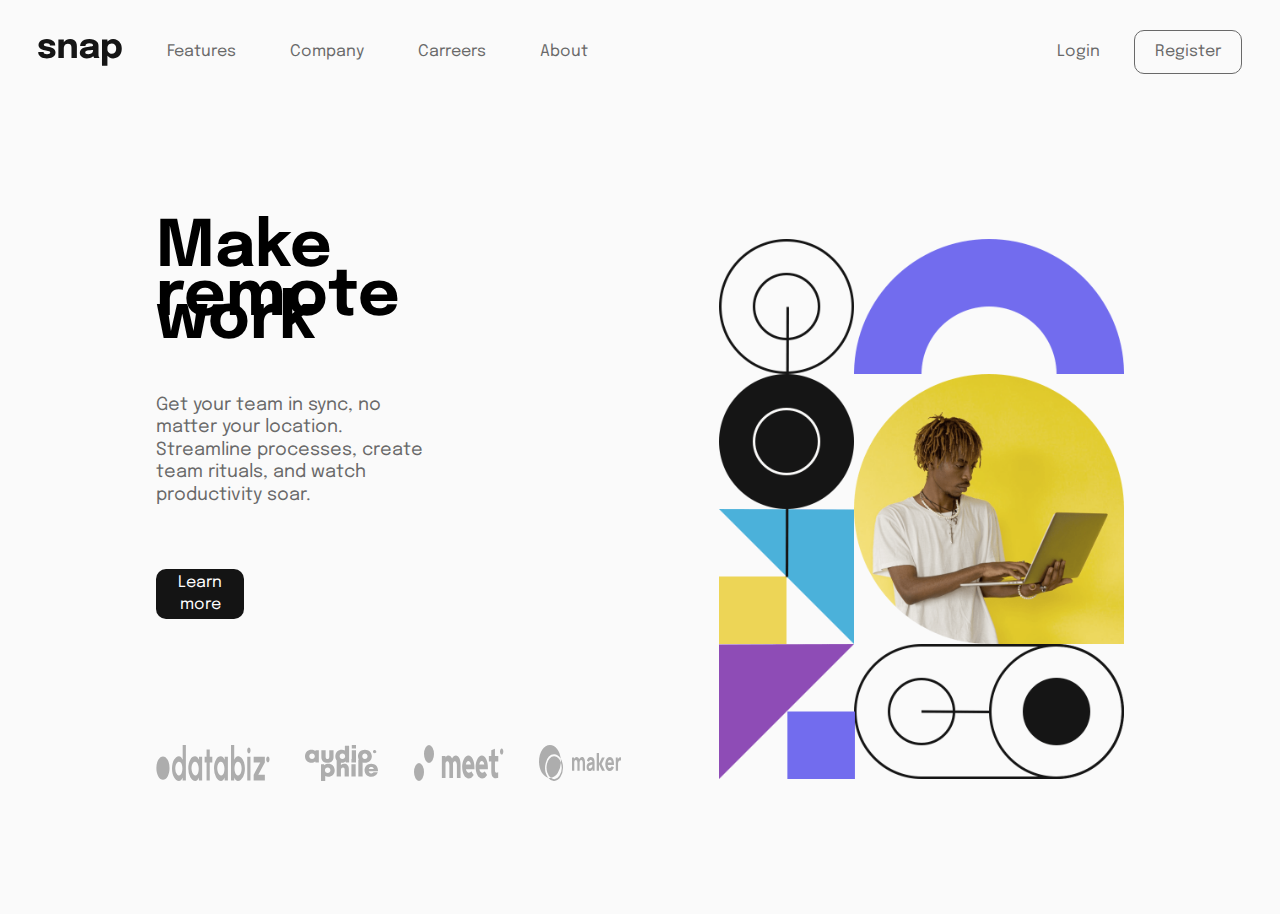
<file: Frontend Mentor/intro-section-with-dropdown-navigation-main/index.html>
<!DOCTYPE html>
<html lang="en">
  <head>
    <meta charset="UTF-8" />
    <meta name="viewport" content="width=device-width, initial-scale=1.0" />
    <!-- displays site properly based on user's device -->

    <link
      rel="icon"
      type="image/png"
      sizes="32x32"
      href="./images/favicon-32x32.png"
    />

    <title>Frontend Mentor | Intro section with dropdown navigation</title>

    <!-- Feel free to remove these styles or customise in your own stylesheet 👍 -->
    <link rel="stylesheet" href="style.css" />
  </head>
  <body>
    <header>
      <img
        src="/Frontend Mentor/intro-section-with-dropdown-navigation-main/images/logo.svg"
        alt="logo"
      />
      <nav>
        <ul class="nav__links">
          <li><a href="#">Features</a></li>
          <li><a href="#">Company</a></li>
          <li><a href="#">Carreers</a></li>
          <li><a href="#">About</a></li>
        </ul>
      </nav>
      <div class="btns">
        <a href="#" class="login"><button>Login</button></a>
        <a href="#" class="register"><button>Register</button></a>
      </div>
    </header>

    <div class="content">
      <div class="container-left">
        <div class="h1-container">
          <h1>Make</h1>
          <h1>remote work</h1>
        </div>
        <div class="text">
          <p>
            Get your team in sync, no matter your location. Streamline
            processes, create team rituals, and watch productivity soar.
          </p>
        </div>

        <button class="learn-more">Learn more</button>
        <div class="clients">
          <img src="images/client-databiz.svg" alt="" />
          <img src="images/client-audiophile.svg" alt="" />
          <img src="images/client-meet.svg" alt="" />
          <img src="images/client-maker.svg" alt="" />
        </div>
      </div>
      <div class="container-right">
        <img
          class="laptopimg"
          src="images/image-hero-desktop.png"
          alt="laptop"
        />
      </div>
    </div>
  </body>
</html>
</file>
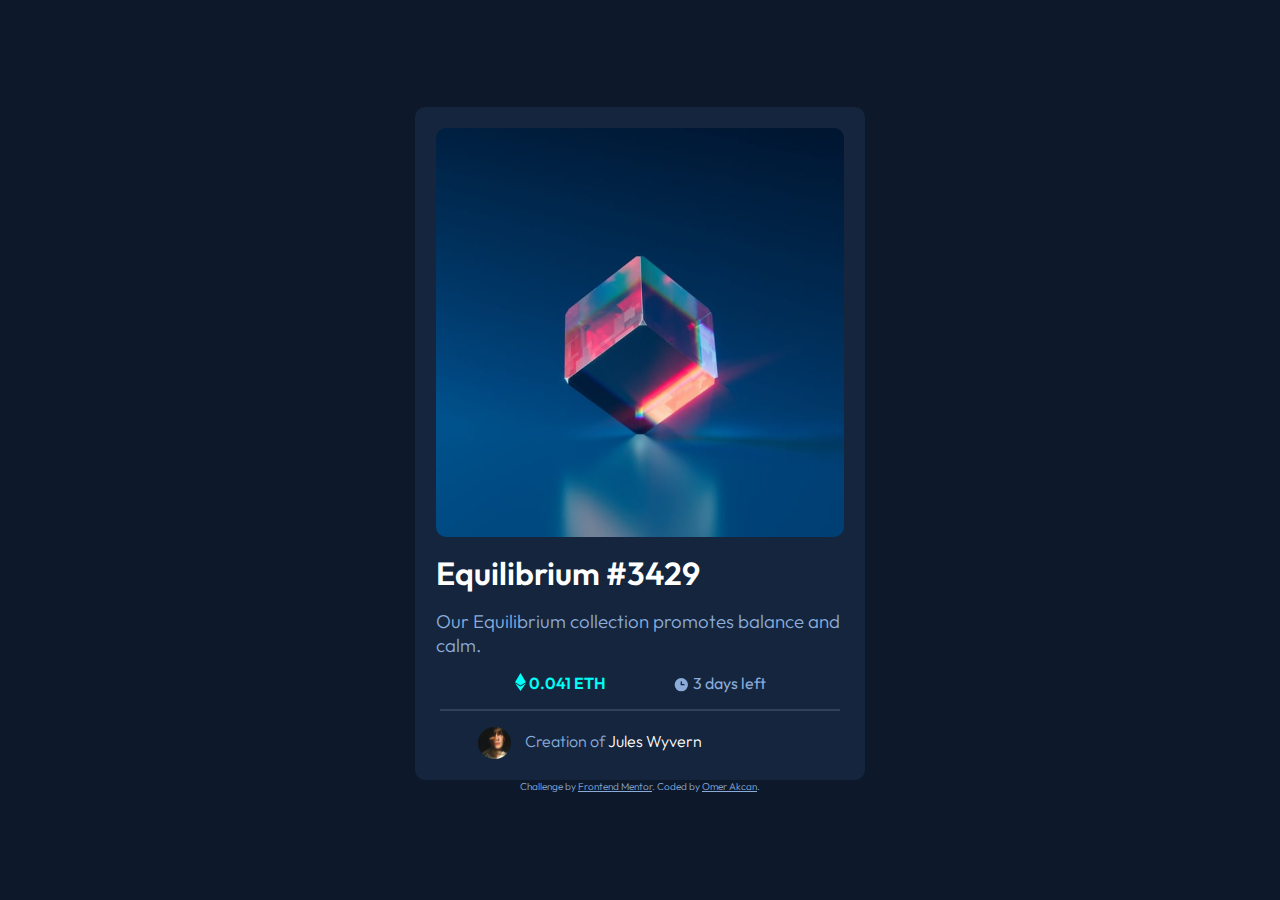
<file: Frontend Mentor/nft-preview-card-component-main/index.html>
<!DOCTYPE html>
<html lang="en">
<head>
  <meta charset="UTF-8">
  <meta name="viewport" content="width=device-width, initial-scale=1.0"> <!-- displays site properly based on user's device -->

  <link rel="icon" type="image/png" sizes="32x32" href="./images/favicon-32x32.png">
  <link rel="stylesheet" href="style.css">
  <link rel="preconnect" href="https://fonts.googleapis.com">
  <link rel="preconnect" href="https://fonts.gstatic.com" crossorigin>
  <link href="https://fonts.googleapis.com/css2?family=Outfit:wght@300;400;600&display=swap" rel="stylesheet">
  
  <title>Frontend Mentor | NFT preview card component</title>

  <!-- Feel free to remove these styles or customise in your own stylesheet 👍 -->
  
</head>

<body>

  <div class="card">

    <img src="images/image-equilibrium.jpg" alt="" class="image">
    <h1> 
    Equilibrium #3429
    </h1>

    <h3>
      Our Equilibrium collection promotes balance and calm.
    </h3>
    
    <div class="ethereum-clock">
      <div class="ethereum">
        <img src="images/icon-ethereum.svg" alt="" class="ether-icon">
        <span class="ether">
        0.041 ETH

        </span>
      </div>
      
      <img src="images/icon-clock.svg" alt="" class="clock">
      <span class="days">
        3 days left

      </span>
    </div>

    <hr class="divider">

    <div class="avatar-name">
      <img src="images/image-avatar.png" alt="" class="creator">
      Creation of   
      <span class="name">Jules Wyvern</span>
    </div>
    
  
  </div>

  <div class="attribution">
    Challenge by
    <a href="https://www.frontendmentor.io?ref=challenge" target="_blank"
      >Frontend Mentor</a
    >. Coded by <a href="https://www.linkedin.com/in/omer-akcan-74064b21b/">Omer Akcan</a>.
  </div>
  

  
</body>
</html>
</file>
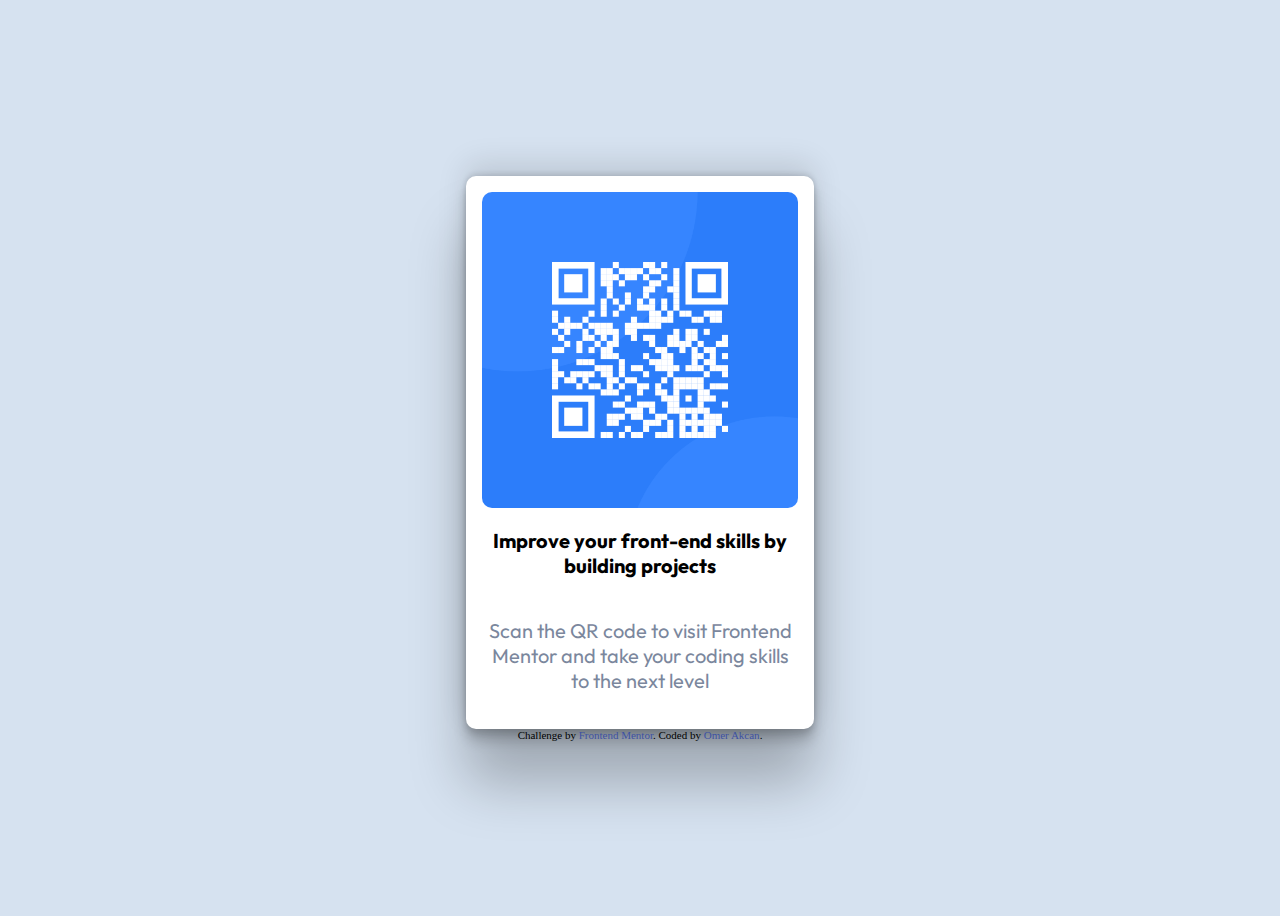
<file: Frontend Mentor/qr-code-component-main/index.html>
<!DOCTYPE html>
<html lang="en">
<head>
  <meta charset="UTF-8">
  <meta name="viewport" content="width=device-width, initial-scale=1.0"> <!-- displays site properly based on user's device -->

  <link rel="icon" type="image/png" sizes="32x32" href="./images/favicon-32x32.png">
  <link rel="stylesheet" href="style.css">
  <link rel="preconnect" href="https://fonts.googleapis.com">
<link rel="preconnect" href="https://fonts.gstatic.com" crossorigin>
<link href="https://fonts.googleapis.com/css2?family=Outfit:wght@400;700&display=swap" rel="stylesheet">
  
  <title>Frontend Mentor | QR code component</title>

 
</head>
<body>

  
  
  <div class="cart">
    
   <img class = "qrcode" src="images/image-qr-code.png" alt="">
    <div class="text">
      <p class="bold-text">Improve your front-end skills by building projects</p>
      <p>Scan the QR code to visit Frontend Mentor and take your coding skills to the next level</p>
    </div>
    
  </div>
  <div class="attribution">
    Challenge by <a href="https://www.frontendmentor.io?ref=challenge" target="_blank">Frontend Mentor</a>. 
    Coded by <a href="https://www.linkedin.com/in/omer-akcan-74064b21b/">Omer Akcan</a>.
  </div>
</body>
</html>
</file>
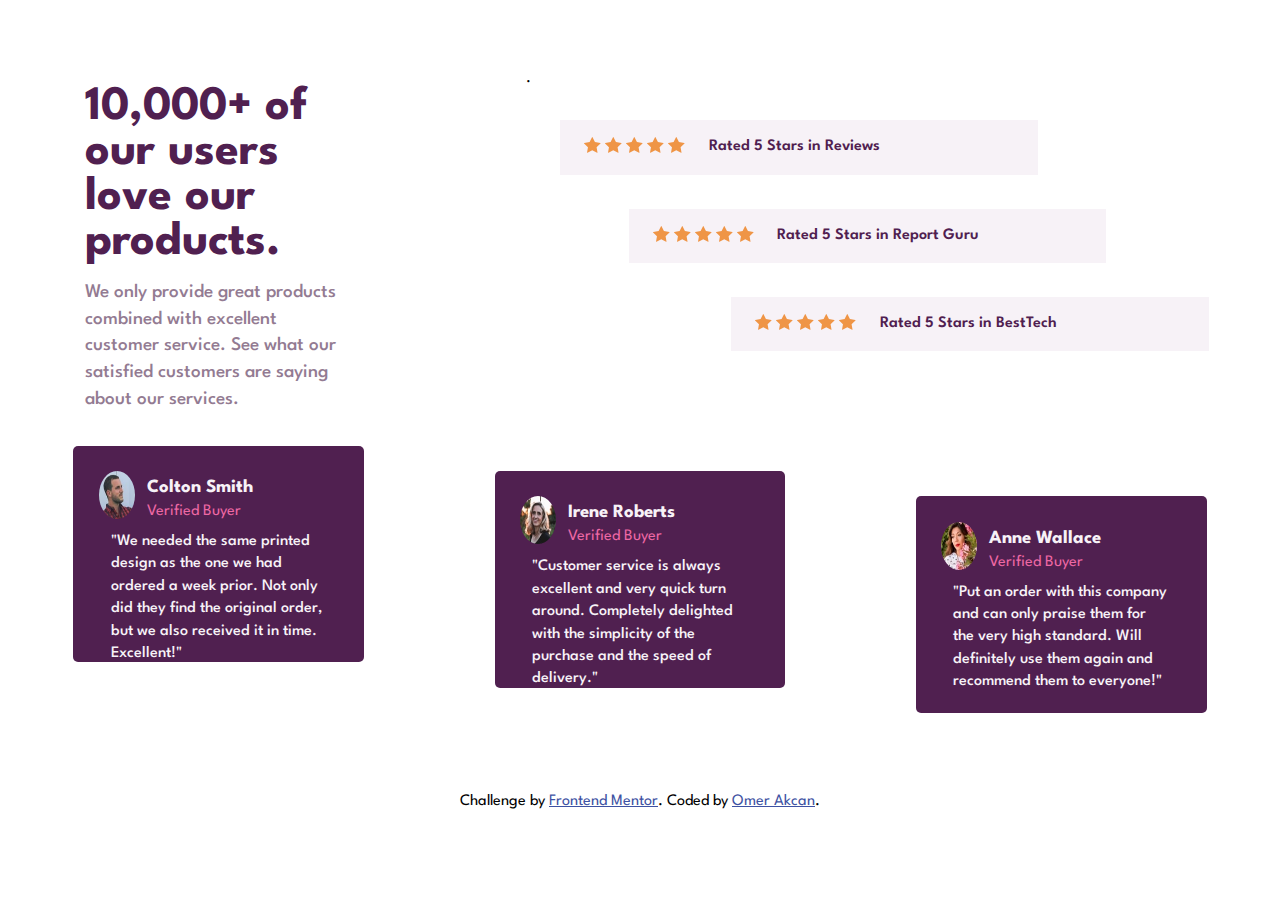
<file: Frontend Mentor/social-proof-section-master/index.html>
<!DOCTYPE html>
<html lang="en">
  <head>
    <meta charset="UTF-8" />
    <meta name="viewport" content="width=device-width, initial-scale=1.0" />
    <link rel="stylesheet" href="styles.css">
    <!-- displays site properly based on user's device -->

    <link
      rel="icon"
      type="image/png"
      sizes="32x32"
      href="./images/favicon-32x32.png"
    />

    <title>Frontend Mentor | Social proof section</title>

    <!-- Feel free to remove these styles or customise in your own stylesheet 👍 -->
    
  </head>
  <body>
  <div class="box-stars-h1">
    <div class="box-h1">
      <h1>
        10,000+ of our users love our products.
  
      </h1>
  
      
      <p>
        We only provide great products combined with excellent customer service.
        See what our satisfied customers are saying about our services.
      </p>

    </div>
   
  <div class="box-stars">.
    <div class="rating">
      <div class="stars">
        <img src="./images/icon-star.svg" alt="">
        <img src="./images/icon-star.svg" alt="">
        <img src="./images/icon-star.svg" alt="">
        <img src="./images/icon-star.svg" alt="">
        <img src="./images/icon-star.svg" alt="">
      </div>
      <p>
      Rated 5 Stars in Reviews
      </p>
    </div>
    <div class="rating">
      <div class="stars">
        <img src="./images/icon-star.svg" alt="">
        <img src="./images/icon-star.svg" alt="">
        <img src="./images/icon-star.svg" alt="">
        <img src="./images/icon-star.svg" alt="">
        <img src="./images/icon-star.svg" alt="">
      </div>
      <p>
        Rated 5 Stars in Report Guru

      </p>
    </div>
    <div class="rating">
      <div class="stars">
        <img src="./images/icon-star.svg" alt="">
        <img src="./images/icon-star.svg" alt="">
        <img src="./images/icon-star.svg" alt="">
        <img src="./images/icon-star.svg" alt="">
        <img src="./images/icon-star.svg" alt="">
      </div>
      <p>
        Rated 5 Stars in BestTech

      </p>
    </div>
  </div>
  </div>
    
    
    <div class="box-cards">
      <div class="card">
          <div class="head">
            <img src="./images/image-colton.jpg" alt="">
            <div>
              <h3>
              Colton Smith 
    
              </h3>
              <h4>
                Verified Buyer
    
              </h4>
            </div>
            
          </div>
          <p>
            "We needed the same printed design as the one we had ordered a week prior.
        Not only did they find the original order, but we also received it in time.
        Excellent!"
    
          </p>
        
    
        </div>
        
      <div class="card">
        <div class="head">
          <img src="./images/image-irene.jpg" alt="">
          <div>
            <h3>
            Irene Roberts 
            </h3>
            <h4>
              Verified Buyer
            </h4>
          </div>
          
        </div>
        <p>
          "Customer service is always excellent and very quick turn around. Completely
      delighted with the simplicity of the purchase and the speed of delivery."
  
        </p>
      
  
      </div>
      
      <div class="card">
        <div class="head">
          <img src="./images/image-anne.jpg" alt="">
          <div>
  
            <h3>
              Anne Wallace 
  
            </h3>
            <h4>
              Verified Buyer
  
            </h4>
          </div>
  
        </div>
        <p>
         
      "Put an order with this company and can only praise them for the very high
      standard. Will definitely use them again and recommend them to everyone!"
  
        </p>
      
  
      </div>
    

    </div>
    <div class="attribution">
      Challenge by
      <a href="https://www.frontendmentor.io?ref=challenge" target="_blank"
        >Frontend Mentor</a
      >. Coded by <a href="https://www.linkedin.com/in/omer-akcan-74064b21b/">Omer Akcan</a>.
    </div>
    
    

    
  </body>
</html>
</file>
<file: Frontend Mentor/intro-section-with-dropdown-navigation-main/style.css>
@import url("https://fonts.googleapis.com/css2?family=Epilogue:wght@500;700&display=swap");
:root {
  --almost-white: hsl(0, 0%, 98%);
  --medium-gray: hsl(0, 0%, 41%);
  --almost-black: hsl(0, 0%, 8%);
}
* {
  box-sizing: border-box;
  margin: 0;
  padding: 0;
  background-color: var(--almost-white);
  font-family: "Epilogue", sans-serif;
  line-height: 1.4rem;
}
body {
  height: 100vh;
}
li,
a,
button {
  text-decoration: none;
  font-size: 16px;
  color: black;
}
header {
  display: flex;
  justify-content: flex-start;
  align-items: center;
  padding: 30px 3%;
}
header img {
  margin-right: 20px;
}
.nav__links {
  list-style: none;
}
header .btns {
  margin-left: auto;
  font-family: inherit;
}
.btns a button {
  border: none;
  color: var(--medium-gray);
  cursor: pointer;
}
.btns .register button {
  border: 1px solid var(--medium-gray);
  padding: 10px 20px 10px 20px;
  border-radius: 10px;
  margin-left: 30px;
}
.nav__links li {
  display: inline-block;
  padding: 0px 25px;
}
.nav__links li a {
  color: var(--medium-gray);
}
.content {
  display: flex;
  justify-content: space-around;
  align-items: center;
  height: 90vh;
  margin-left: 4%;
  margin-right: 4%;
}
.content .container-right {
  height: 60vh;
  display: flex;
  justify-content: center;
}

.content .container-left {
  display: flex;
  flex-direction: column;
  justify-content: center;
  height: 80vh;
  width: 30%;
}
.content .container-left h1 {
  font-size: 4rem;
}
.content .container-left .h1-container {
  height: 13%;
  display: flex;
  flex-direction: column;
  justify-content: space-between;
  margin-bottom: 7vh;
}

.content .container-left .text {
  font-size: 18px;
  color: var(--medium-gray);
  width: 80%;
  margin-bottom: 7vh;
}

.content .container-left .learn-more {
  background-color: var(--almost-black);
  color: white;
  width: 25%;
  height: 7%;
  border: none;
  border-radius: 10px;
  margin-bottom: 14vh;
}
.content .container-left .learn-more:hover {
  cursor: pointer;
  border: 1px solid var(--almost-black);
  background-color: var(--almost-white);
  color: var(--almost-black);
}
.content .container-left .clients {
  display: flex;
  justify-content: flex-start;
}
.content .container-left .clients img {
  margin-right: 10%;
}

.attribution {
  font-size: 11px;
  text-align: center;
}
.attribution a {
  color: hsl(228, 45%, 44%);
}
</file>
<file: Frontend Mentor/nft-preview-card-component-main/style.css>
* {
  box-sizing: border-box;
  margin: 0;
  padding: 0;
  font-family: 'Outfit', sans-serif;
  color:  hsl(215, 51%, 70%);
  font-weight: 300;
}

body {
  background-color: hsl(217, 54%, 11%);
  width: 100%;
  height: 100vh;
  display: flex;
  flex-direction: column;
  justify-content: center;
  align-items: center;
}

.card {
  display: flex;
  flex-direction: column;
  justify-content: space-evenly;
  align-items: center;
  width: 80%;
  background-color: hsl(216, 50%, 16%);
  margin: 0;
  padding: 1.3rem;
  border-radius: 10px;
  
}

.image {
  width: 100%;
  border-radius: 10px;
  margin-bottom: 1rem;
}

h1{
  margin-bottom: 1rem;
  color: white;
  font-weight: 600;
  align-self: flex-start;
}
h1:hover{
  margin-bottom: 1rem;
  color: cyan;
  font-weight: 600;
  cursor: pointer;
}

h3{
  margin-bottom: 1rem;
}
.ethereum-clock {
  margin-bottom: 1rem;
}
.ethereum {
  display: inline;
  margin-right: 4rem;
  
}
.ether-icon {
  vertical-align: text-top;
}
.ether {
  color: hsl(178, 100%, 50%);
  font-weight: 600;
}
.clock {
  vertical-align: text-bottom;
}
.creator {
  width: 10%;
  vertical-align: middle;
  margin-right: 0.7rem;
}
.name {
  color: white;
}
.name:hover {
  color: cyan;
  cursor: pointer;
}
.days {
  font-weight: 400;
}
hr.divider {

  border: none;
  border-top: 2px solid hsl(215, 32%, 27%);
  
  height: 1%;
  width: 98%;
  margin-bottom: 1rem;
}
.attribution {
  font-size: 10px;
}


@media (min-width: 500px) {
  .card {
    width: 450px
  }
}
</file>
<file: Frontend Mentor/qr-code-component-main/style.css>
body {
  display: flex;
  background-color:  hsl(212, 45%, 89%);
  flex-direction: column;
  align-items: center;
  justify-content: center;
  height: 100vh;
}

.text {
  display: flex;
  flex-direction: column;
  color: hsl(220, 15%, 55%);
  
}

p {
  font-size: 20px;
  font-weight: 400;
  font-family: 'Outfit', sans-serif;
  text-align: center;
 
}


.bold-text {
  font-weight: 700;
  color: black;
  
}
.cart {
  display: flex;
  flex-direction: column;
  align-items: center;
  justify-content: center;
  background-color:white;
  width: 25%;
  border-radius: 10px;
  padding: 1rem;
  box-shadow: rgba(0, 0, 0, 0.25) 0px 54px 55px, rgba(0, 0, 0, 0.12) 0px -12px 30px, rgba(0, 0, 0, 0.12) 0px 4px 6px, rgba(0, 0, 0, 0.17) 0px 12px 13px, rgba(0, 0, 0, 0.09) 0px -3px 5px;
  
}
.qrcode {
  width: 100%;
  border-radius: 10px;
}
.attribution { 
  font-size: 11px; 
  text-align: center; 
}
.attribution a { 
  color: hsl(228, 45%, 44%); 
  text-decoration: none;
}
@media screen and (max-width: 750px) {

 .cart {
   width: 50%;
 }
  
}

@media screen and (max-width: 500px) {

  .cart {
    width: 70%;
  }
   
 }
</file>
<file: Frontend Mentor/social-proof-section-master/styles.css>
@import url('https://fonts.googleapis.com/css2?family=League+Spartan:wght@400;500;700&display=swap');

:root{
  --color-very-dark-magenta:hsl(300, 43%, 22%);
  --color-soft-pink:hsl(333, 80%, 67%);
  --color-dark-grayish-magenta:hsl(303, 10%, 53%);
  --color-light-grayish-magenta:hsl(300, 24%, 96%)
}
*{
  box-sizing: border-box;
  font-family: 'League Spartan', sans-serif;
  
}
h1 {
  color: var(--color-very-dark-magenta);
  font-weight: 700;
  text-align: center;
  margin: 20% 20% 5% 20%;
}
p{
  color: var(--color-dark-grayish-magenta);
  text-align: center;
  margin: 5%;
  font-weight: 500;
  line-height: 1.4em;
}
.rating{
  background-color: var(--color-light-grayish-magenta);
  text-align: center;
  margin: 5%;
}
.rating p{
  color: var(--color-very-dark-magenta);
  font-weight: 600;
}
.card{
  background-color: var(--color-very-dark-magenta);
  color: var(--color-light-grayish-magenta);
  padding: 6%;
  margin: 5%;
  border-radius: 5px;
}
.card p{
  color: var(--color-light-grayish-magenta);
  text-align: start;
}
.card img{
  border-radius: 50%;
  width: 15%;
  margin-right: 5%;
}

.head{
  display: flex;
}
.head div h3,h4 {
  margin: 0;
  margin-top: 0.5rem;
}
h4{color: var(--color-soft-pink);
font-weight: 400;}

.attribution {
  font-size: 11px;
  text-align: center;
}
.attribution a {
  color: hsl(228, 45%, 44%);
}
@media only screen and (min-width:749px) {

  body{
    height: 100vh;
    display: flex;
    flex-direction: column;
    justify-content: safe;
  }
  .box-stars-h1{
    display: flex;
    justify-content: space-between;
    margin : 5% 5% 0% 5%
  }
  .box-stars-h1 .box-h1{
    text-align: start;
    width: 25%;
  }
  .box-stars-h1 .box-h1 h1{
    font-size: 3rem;
    text-align: start;
    margin: 5%;
    
  }
  .box-stars-h1 .box-h1 p{
    text-align: start;
    font-size: 1.2rem
  }
  .box-cards{
    display: flex;
    justify-content: space-around;
    align-items: flex-start;
    width: 100%;

  }
  .box-cards .card{
    margin-top: 1%;
    padding: 2%;
    width: 23%;
    height: 60%;
  }
  .box-cards .card:nth-child(2){
    margin-top: 3%;
  }
  .box-cards .card:nth-child(3){
    margin-top: 5%;

  }
  .box-stars-h1 .box-stars{
    width: 60%
  }
  .box-stars-h1 .box-stars .rating{
    width: 70%;
    display: flex;
    align-items: center;
    height: 15%;
  }
  .box-stars-h1 .box-stars .rating:nth-child(2){
    margin-left: 15%;
  }
  .box-stars-h1 .box-stars .rating:nth-child(3){
    margin-left: 30%;
    
  }
  .box-stars-h1 .box-stars .stars{
    margin-left: 5%;
  }
  .box-stars-h1 .box-stars .rating p{
  }

  .attribution {
    font-size: 1rem;
  }
}
</file>
